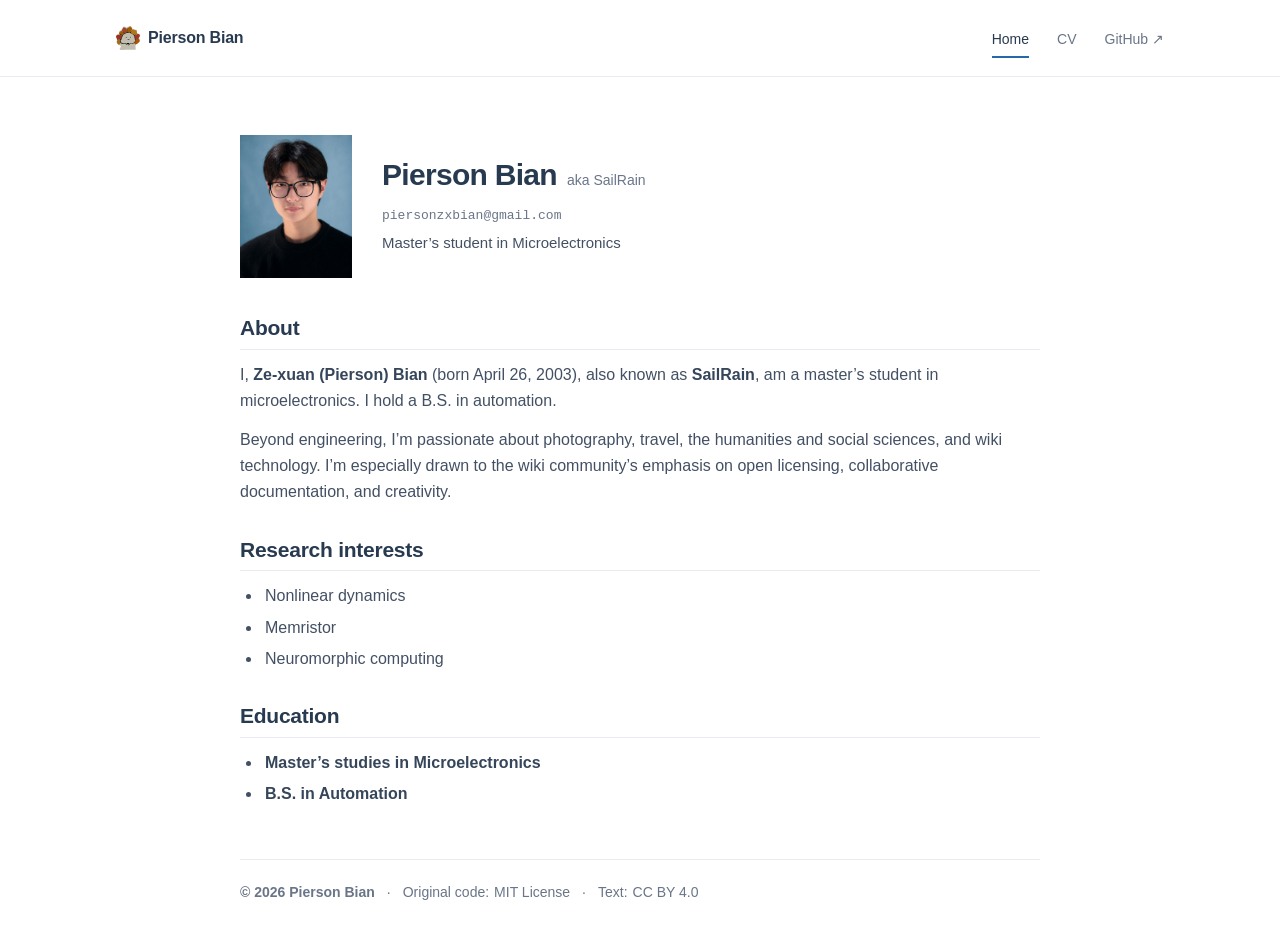
<file: index.html>
<!doctype html>
<!-- Original published HTML structure: MIT; original published text: CC BY 4.0.
     The personal logo and other excluded material have separate rights. See /license/. -->
<html lang="en">
  <head>
    <meta charset="utf-8">
    <meta name="viewport" content="width=device-width, initial-scale=1">
    <title>Pierson Bian</title>
    <meta name="description" content="Personal homepage of “Pierson” Bian Ze-xuan, also known as SailRain — a master’s student in microelectronics.">
    <meta name="color-scheme" content="light">
    <meta property="og:type" content="website">
    <meta property="og:title" content="Pierson Bian">
    <meta property="og:description" content="Personal homepage of “Pierson” Bian Ze-xuan, also known as SailRain — a master’s student in microelectronics.">
    <link rel="canonical" href="https://sailrain.github.io/">
    <meta property="og:url" content="https://sailrain.github.io/">
    <link rel="icon" type="image/svg+xml" href="/assets/images/personal-logo.svg">
    <link rel="stylesheet" href="/assets/css/style.css">
  </head>
  <body>
    <a class="skip-link" href="#main-content">Skip to content</a>
    <header class="site-header">
      <div class="header-inner">
        <a class="site-name" href="/">
          <img class="site-logo" src="/assets/images/personal-logo.svg" alt="" width="24" height="24">
          <span>Pierson Bian</span>
        </a>
        <nav class="site-nav" aria-label="Main navigation">
          <a href="/" aria-current="page">Home</a>
          <a href="/assets/files/zexuan-bian-cv.pdf" type="application/pdf" aria-label="CV (PDF)">CV</a>
          <a href="https://github.com/SailRain">GitHub <span aria-hidden="true">↗</span></a>
        </nav>
      </div>
    </header>

    <main id="main-content" class="site-main" tabindex="-1">
      <section class="profile" aria-labelledby="profile-name">
  <img class="profile-portrait" src="/assets/images/pierson-bian-portrait.jpg" alt="Portrait of Pierson Bian" width="1067" height="1367">
  <div class="profile-details">
    <div class="profile-heading">
      <h1 id="profile-name">Pierson Bian</h1>
      <span class="profile-alias">aka SailRain</span>
    </div>
    <p class="profile-email">piersonzxbian@gmail.com</p>
    <p class="profile-role">Master’s student in Microelectronics</p>
    
    
    
  </div>
</section>
<article class="prose home-content">
  <h2 id="about">About</h2>

<p>I, <strong>Ze-xuan (Pierson) Bian</strong> (born April 26, 2003), also known as <strong>SailRain</strong>, am a master’s student in microelectronics. I hold a B.S. in automation.</p>

<p>Beyond engineering, I’m passionate about photography, travel, the humanities and social sciences, and wiki technology. I’m especially drawn to the wiki community’s emphasis on open licensing, collaborative documentation, and creativity.</p>

<h2 id="research-interests">Research interests</h2>

<ul>
  <li>Nonlinear dynamics</li>
  <li>Memristor</li>
  <li>Neuromorphic computing</li>
</ul>

<h2 id="education">Education</h2>

<ul>
  <li><strong>Master’s studies in Microelectronics</strong></li>
  <li><strong>B.S. in Automation</strong></li>
</ul>

<!-- Add institutions and dates when you are ready to share them. -->

</article>

    </main>

    <footer class="site-footer">
      <p class="footer-meta">
        <strong class="footer-copyright">&copy; 2026 Pierson Bian</strong>
        <span class="footer-license"><span class="footer-separator" aria-hidden="true">&middot;</span> Original code: <a href="/license/#code">MIT License</a></span>
        <span class="footer-license"><span class="footer-separator" aria-hidden="true">&middot;</span> Text: <a href="/license/#text">CC BY 4.0</a></span>
      </p>
    </footer>
  </body>
</html>
</file>
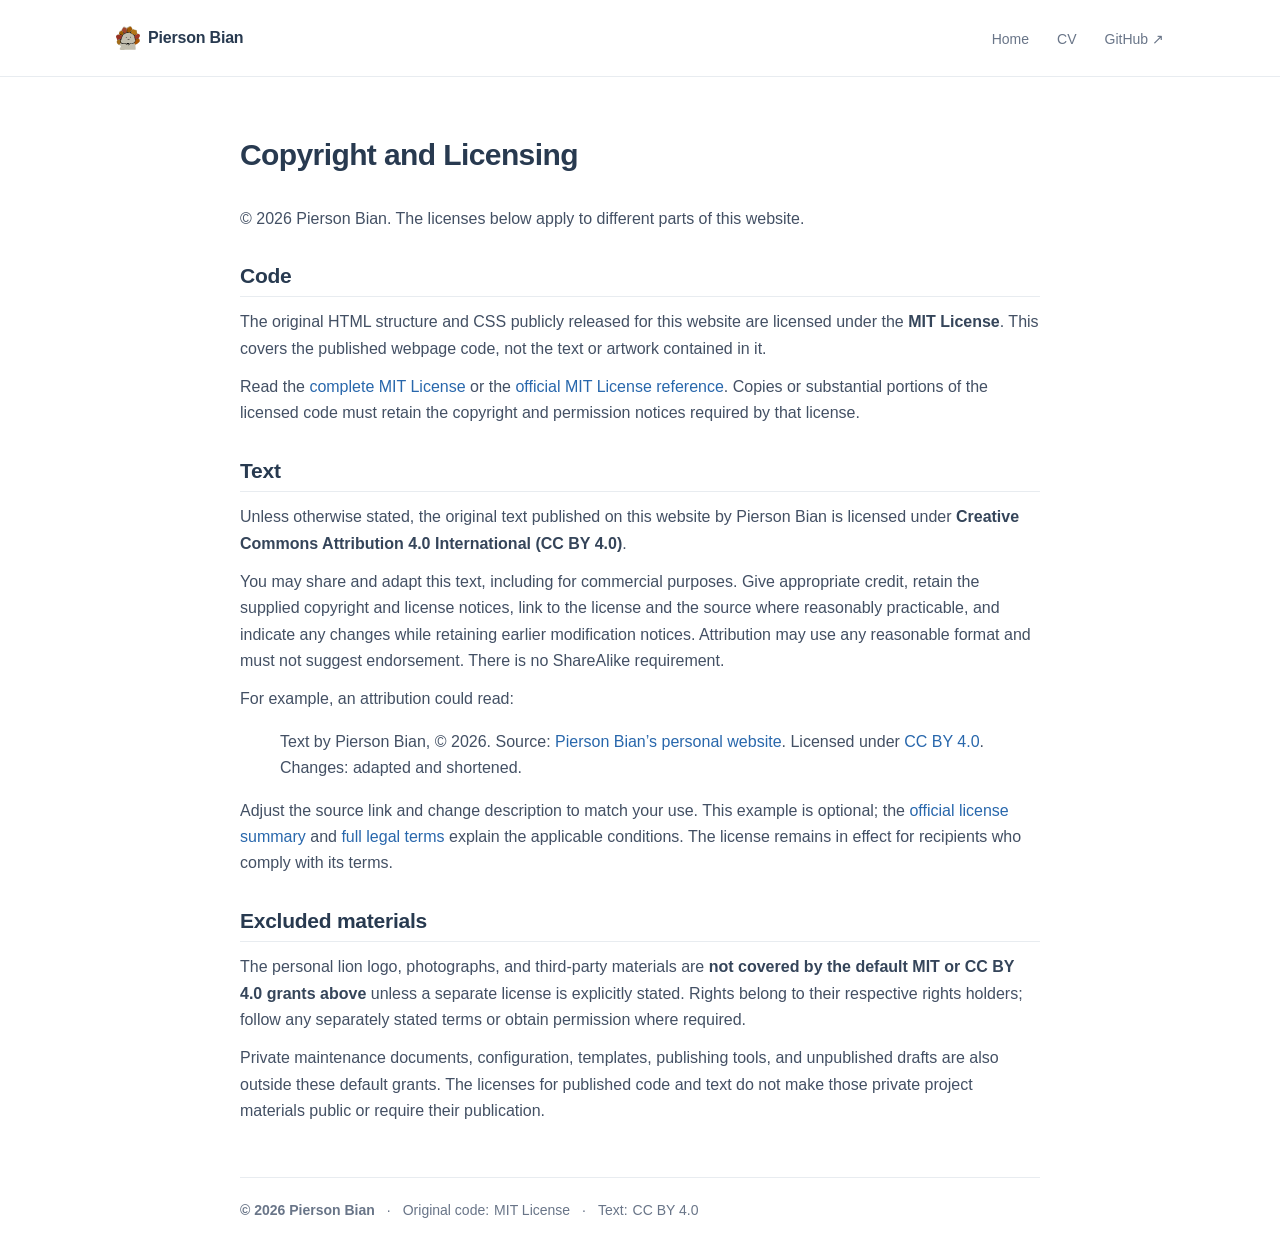
<file: license/index.html>
<!doctype html>
<!-- Original published HTML structure: MIT; original published text: CC BY 4.0.
     The personal logo and other excluded material have separate rights. See /license/. -->
<html lang="en">
  <head>
    <meta charset="utf-8">
    <meta name="viewport" content="width=device-width, initial-scale=1">
    <title>Copyright and Licensing · Pierson Bian</title>
    <meta name="description" content="Personal homepage of “Pierson” Bian Ze-xuan, also known as SailRain — a master’s student in microelectronics.">
    <meta name="color-scheme" content="light">
    <meta property="og:type" content="website">
    <meta property="og:title" content="Copyright and Licensing · Pierson Bian">
    <meta property="og:description" content="Personal homepage of “Pierson” Bian Ze-xuan, also known as SailRain — a master’s student in microelectronics.">
    <link rel="canonical" href="https://sailrain.github.io/license/">
    <meta property="og:url" content="https://sailrain.github.io/license/">
    <link rel="icon" type="image/svg+xml" href="/assets/images/personal-logo.svg">
    <link rel="stylesheet" href="/assets/css/style.css">
  </head>
  <body>
    <a class="skip-link" href="#main-content">Skip to content</a>
    <header class="site-header">
      <div class="header-inner">
        <a class="site-name" href="/">
          <img class="site-logo" src="/assets/images/personal-logo.svg" alt="" width="24" height="24">
          <span>Pierson Bian</span>
        </a>
        <nav class="site-nav" aria-label="Main navigation">
          <a href="/">Home</a>
          <a href="/assets/files/zexuan-bian-cv.pdf" type="application/pdf" aria-label="CV (PDF)">CV</a>
          <a href="https://github.com/SailRain">GitHub <span aria-hidden="true">↗</span></a>
        </nav>
      </div>
    </header>

    <main id="main-content" class="site-main" tabindex="-1">
      <article class="prose document-page">
  <header class="page-heading">
    <h1>Copyright and Licensing</h1>
    
  </header>
  <p>© 2026 Pierson Bian. The licenses below apply to different parts of this website.</p>

<h2 id="code">Code</h2>

<p>The original HTML structure and CSS publicly released for this website are licensed under the <strong>MIT License</strong>. This covers the published webpage code, not the text or artwork contained in it.</p>

<p>Read the <a href="/licenses/MIT.txt">complete MIT License</a> or the <a href="https://opensource.org/license/mit">official MIT License reference</a>. Copies or substantial portions of the licensed code must retain the copyright and permission notices required by that license.</p>

<h2 id="text">Text</h2>

<p>Unless otherwise stated, the original text published on this website by Pierson Bian is licensed under <strong>Creative Commons Attribution 4.0 International (CC BY 4.0)</strong>.</p>

<p>You may share and adapt this text, including for commercial purposes. Give appropriate credit, retain the supplied copyright and license notices, link to the license and the source where reasonably practicable, and indicate any changes while retaining earlier modification notices. Attribution may use any reasonable format and must not suggest endorsement. There is no ShareAlike requirement.</p>

<p>For example, an attribution could read:</p>

<blockquote>
  <p>Text by Pierson Bian, © 2026. Source: <a href="https://sailrain.github.io/">Pierson Bian’s personal website</a>. Licensed under <a href="https://creativecommons.org/licenses/by/4.0/">CC BY 4.0</a>. Changes: adapted and shortened.</p>
</blockquote>

<p>Adjust the source link and change description to match your use. This example is optional; the <a href="https://creativecommons.org/licenses/by/4.0/">official license summary</a> and <a href="https://creativecommons.org/licenses/by/4.0/legalcode.en">full legal terms</a> explain the applicable conditions. The license remains in effect for recipients who comply with its terms.</p>

<h2 id="excluded-materials">Excluded materials</h2>

<p>The personal lion logo, photographs, and third-party materials are <strong>not covered by the default MIT or CC BY 4.0 grants above</strong> unless a separate license is explicitly stated. Rights belong to their respective rights holders; follow any separately stated terms or obtain permission where required.</p>

<p>Private maintenance documents, configuration, templates, publishing tools, and unpublished drafts are also outside these default grants. The licenses for published code and text do not make those private project materials public or require their publication.</p>

</article>

    </main>

    <footer class="site-footer">
      <p class="footer-meta">
        <strong class="footer-copyright">&copy; 2026 Pierson Bian</strong>
        <span class="footer-license"><span class="footer-separator" aria-hidden="true">&middot;</span> Original code: <a href="/license/#code">MIT License</a></span>
        <span class="footer-license"><span class="footer-separator" aria-hidden="true">&middot;</span> Text: <a href="/license/#text">CC BY 4.0</a></span>
      </p>
    </footer>
  </body>
</html>
</file>
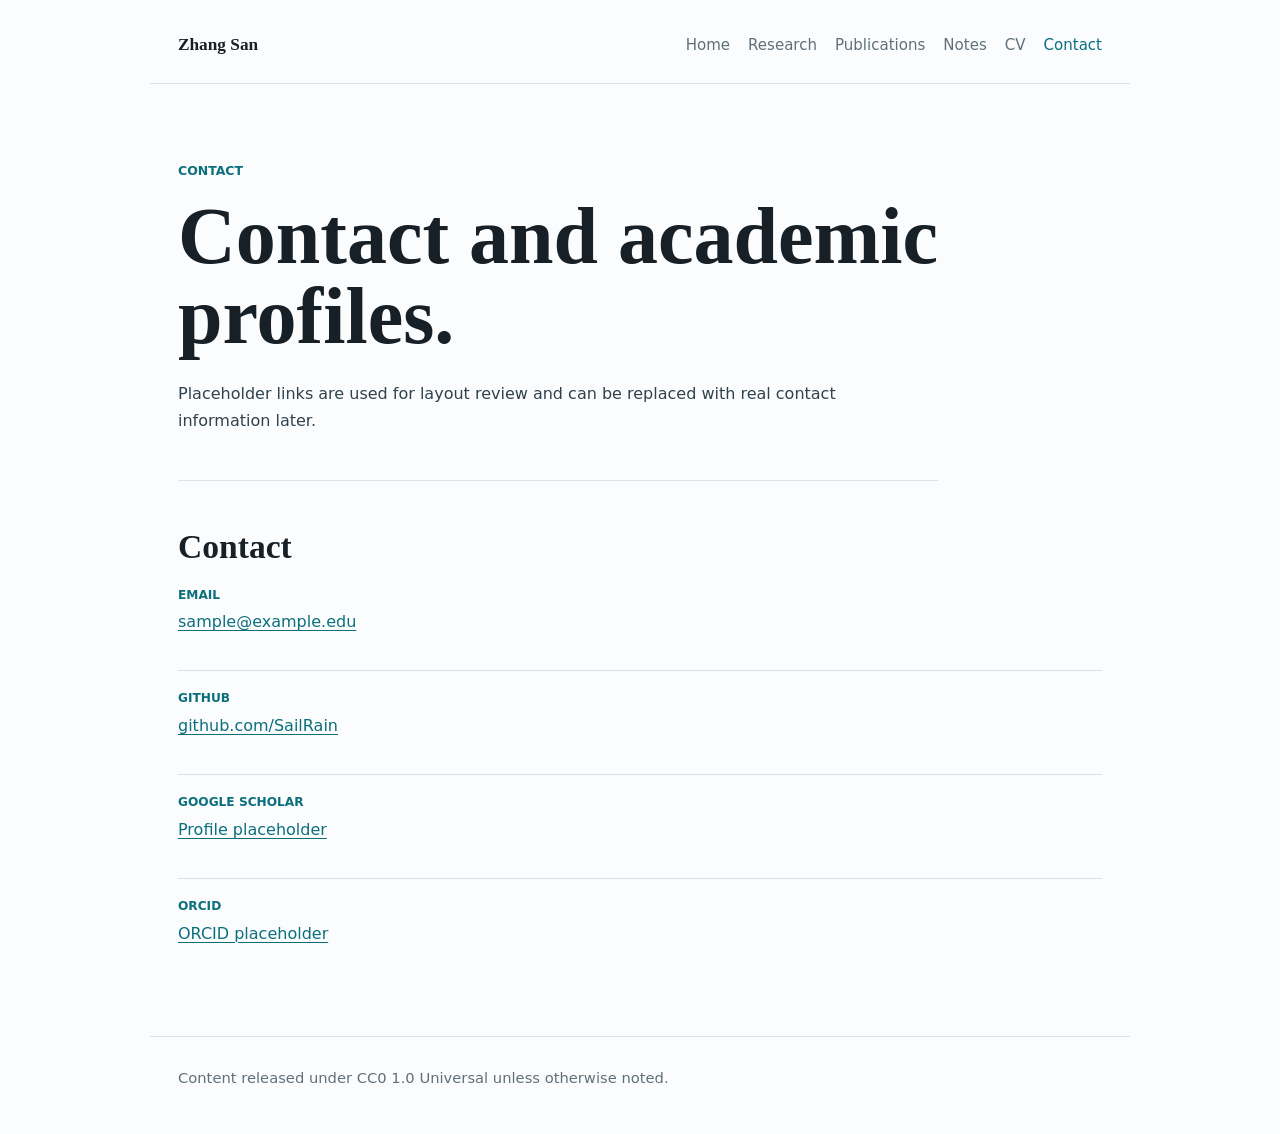
<file: contact.html>
<!doctype html>
<html lang="en">
  <head>
    <meta charset="utf-8">
    <meta name="viewport" content="width=device-width, initial-scale=1">
    <title>Contact | Zhang San</title>
    <meta name="description" content="Contact placeholder page.">
    <link rel="stylesheet" href="styles.css?v=20260618-cvfirst-cc0">
  </head>
  <body>
    <header class="site-header">
      <a class="wordmark" href="index.html">Zhang San</a>
      <nav class="site-nav" aria-label="Primary navigation">
        <a href="index.html">Home</a>
        <a href="research.html">Research</a>
        <a href="publications.html">Publications</a>
        <a href="notes.html">Notes</a>
        <a href="cv.html">CV</a>
        <a href="contact.html" aria-current="page">Contact</a>
      </nav>
    </header>

    <main>
      <section class="page-heading">
        <p class="eyebrow">Contact</p>
        <h1>Contact and academic profiles.</h1>
        <p>
          Placeholder links are used for layout review and can be replaced with
          real contact information later.
        </p>
      </section>

      <section class="content-section">
        <h2>Contact</h2>
        <dl class="contact-list">
          <div>
            <dt>Email</dt>
            <dd><a href="mailto:sample@example.edu">sample@example.edu</a></dd>
          </div>
          <div>
            <dt>GitHub</dt>
            <dd><a href="https://github.com/SailRain">github.com/SailRain</a></dd>
          </div>
          <div>
            <dt>Google Scholar</dt>
            <dd><a href="#">Profile placeholder</a></dd>
          </div>
          <div>
            <dt>ORCID</dt>
            <dd><a href="#">ORCID placeholder</a></dd>
          </div>
        </dl>
      </section>
    </main>

    <footer class="site-footer">
      <p>Content released under CC0 1.0 Universal unless otherwise noted.</p>
    </footer>
  </body>
</html>
</file>
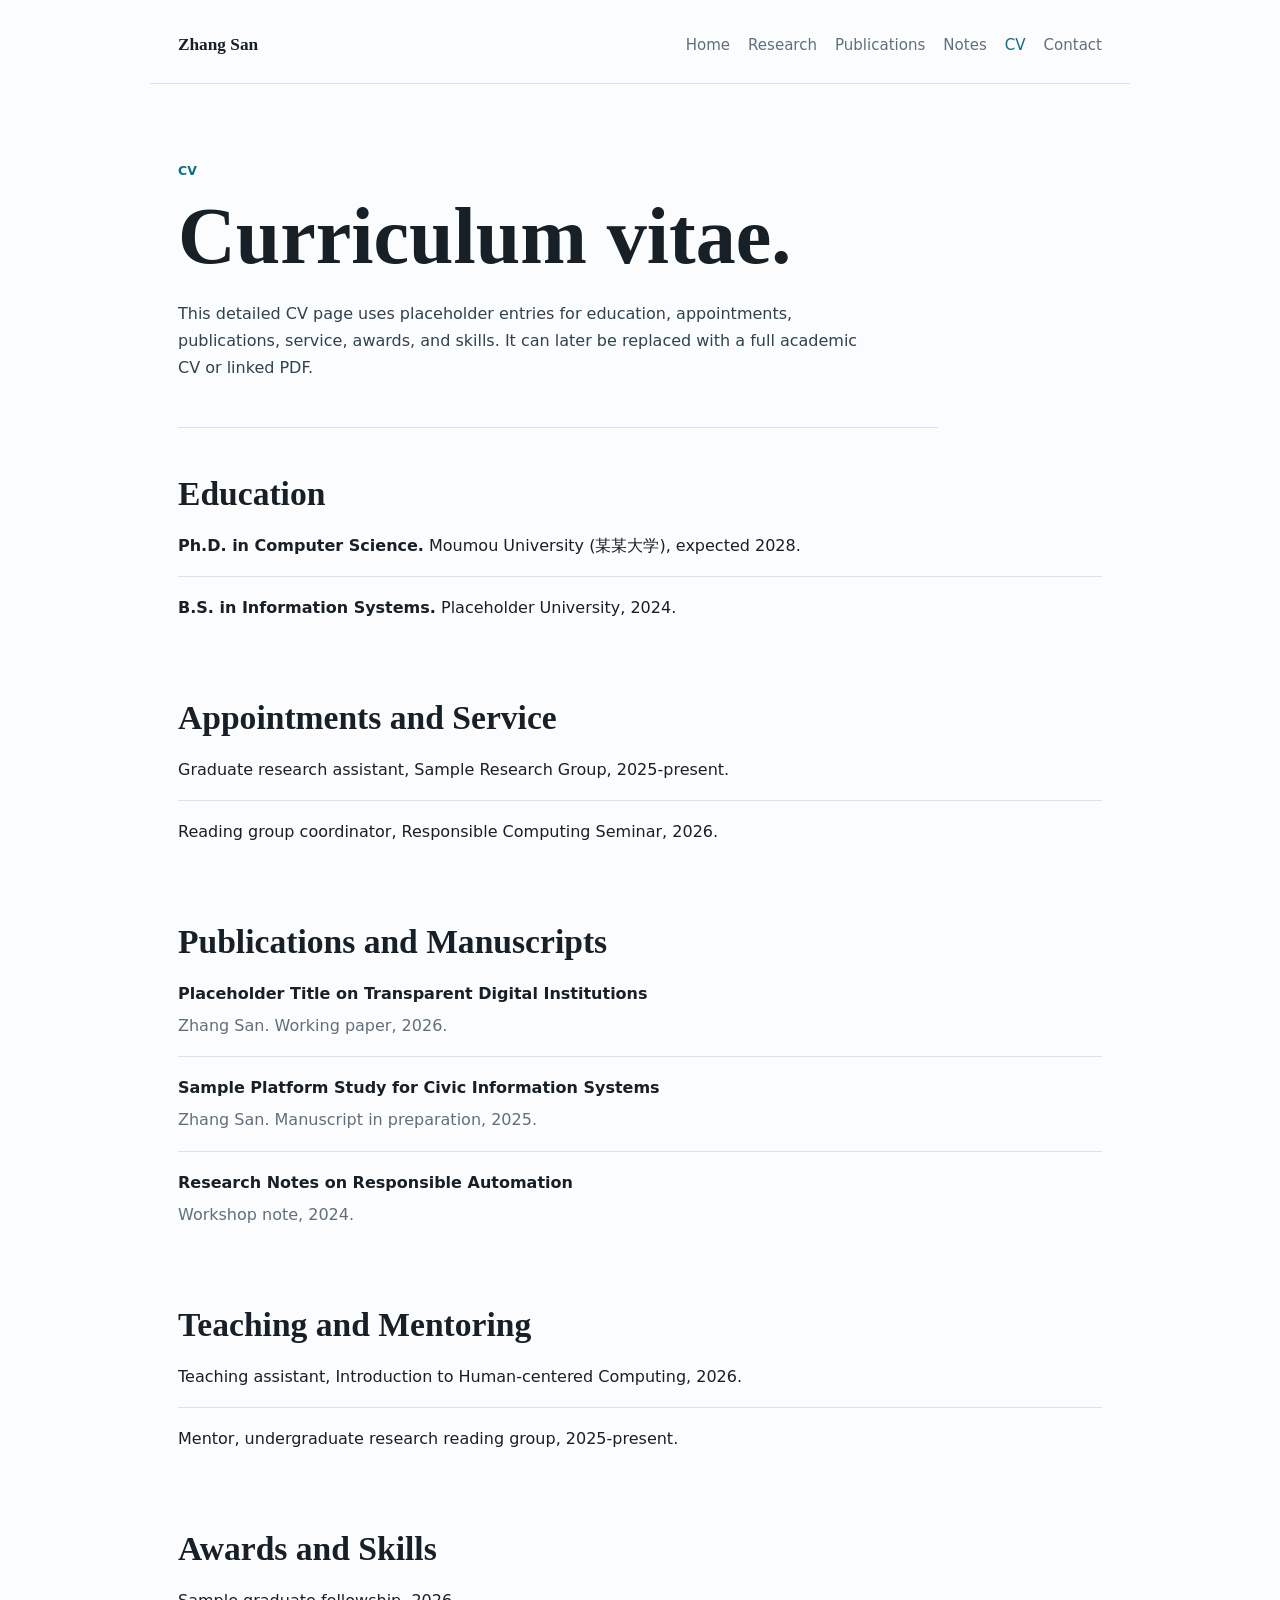
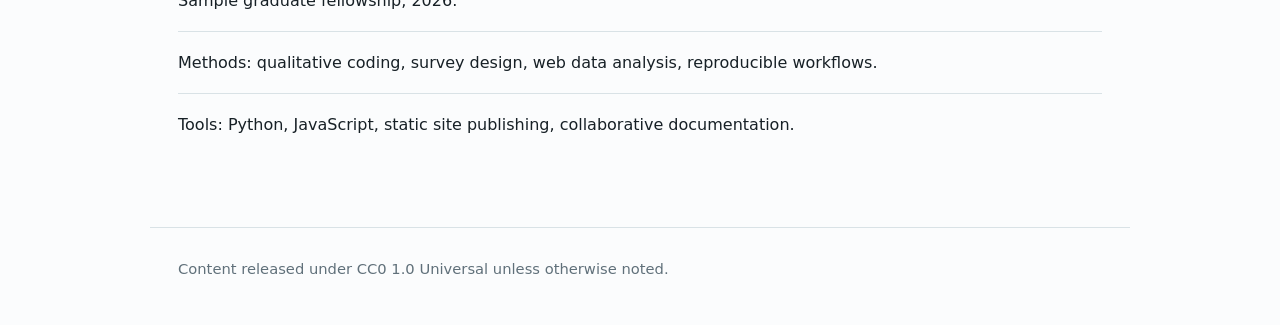
<file: cv.html>
<!doctype html>
<html lang="en">
  <head>
    <meta charset="utf-8">
    <meta name="viewport" content="width=device-width, initial-scale=1">
    <title>CV | Zhang San</title>
    <meta name="description" content="CV placeholder page.">
    <link rel="stylesheet" href="styles.css?v=20260618-cvfirst-cc0">
  </head>
  <body>
    <header class="site-header">
      <a class="wordmark" href="index.html">Zhang San</a>
      <nav class="site-nav" aria-label="Primary navigation">
        <a href="index.html">Home</a>
        <a href="research.html">Research</a>
        <a href="publications.html">Publications</a>
        <a href="notes.html">Notes</a>
        <a href="cv.html" aria-current="page">CV</a>
        <a href="contact.html">Contact</a>
      </nav>
    </header>

    <main>
      <section class="page-heading">
        <p class="eyebrow">CV</p>
        <h1>Curriculum vitae.</h1>
        <p>
          This detailed CV page uses placeholder entries for education,
          appointments, publications, service, awards, and skills. It can later
          be replaced with a full academic CV or linked PDF.
        </p>
      </section>

      <section class="content-section">
        <h2>Education</h2>
        <ol class="ruled-list">
          <li>
            <strong>Ph.D. in Computer Science.</strong>
            Moumou University (某某大学), expected 2028.
          </li>
          <li>
            <strong>B.S. in Information Systems.</strong>
            Placeholder University, 2024.
          </li>
        </ol>
      </section>

      <section class="content-section">
        <h2>Appointments and Service</h2>
        <ol class="ruled-list">
          <li>Graduate research assistant, Sample Research Group, 2025-present.</li>
          <li>Reading group coordinator, Responsible Computing Seminar, 2026.</li>
        </ol>
      </section>

      <section class="content-section">
        <h2>Publications and Manuscripts</h2>
        <ol class="publication-list ruled-list">
          <li>
            <span class="pub-title">Placeholder Title on Transparent Digital Institutions</span>
            <span class="pub-detail">Zhang San. Working paper, 2026.</span>
          </li>
          <li>
            <span class="pub-title">Sample Platform Study for Civic Information Systems</span>
            <span class="pub-detail">Zhang San. Manuscript in preparation, 2025.</span>
          </li>
          <li>
            <span class="pub-title">Research Notes on Responsible Automation</span>
            <span class="pub-detail">Workshop note, 2024.</span>
          </li>
        </ol>
      </section>

      <section class="content-section">
        <h2>Teaching and Mentoring</h2>
        <ol class="ruled-list">
          <li>Teaching assistant, Introduction to Human-centered Computing, 2026.</li>
          <li>Mentor, undergraduate research reading group, 2025-present.</li>
        </ol>
      </section>

      <section class="content-section">
        <h2>Awards and Skills</h2>
        <ol class="ruled-list">
          <li>Sample graduate fellowship, 2026.</li>
          <li>Methods: qualitative coding, survey design, web data analysis, reproducible workflows.</li>
          <li>Tools: Python, JavaScript, static site publishing, collaborative documentation.</li>
        </ol>
      </section>
    </main>

    <footer class="site-footer">
      <p>Content released under CC0 1.0 Universal unless otherwise noted.</p>
    </footer>
  </body>
</html>
</file>
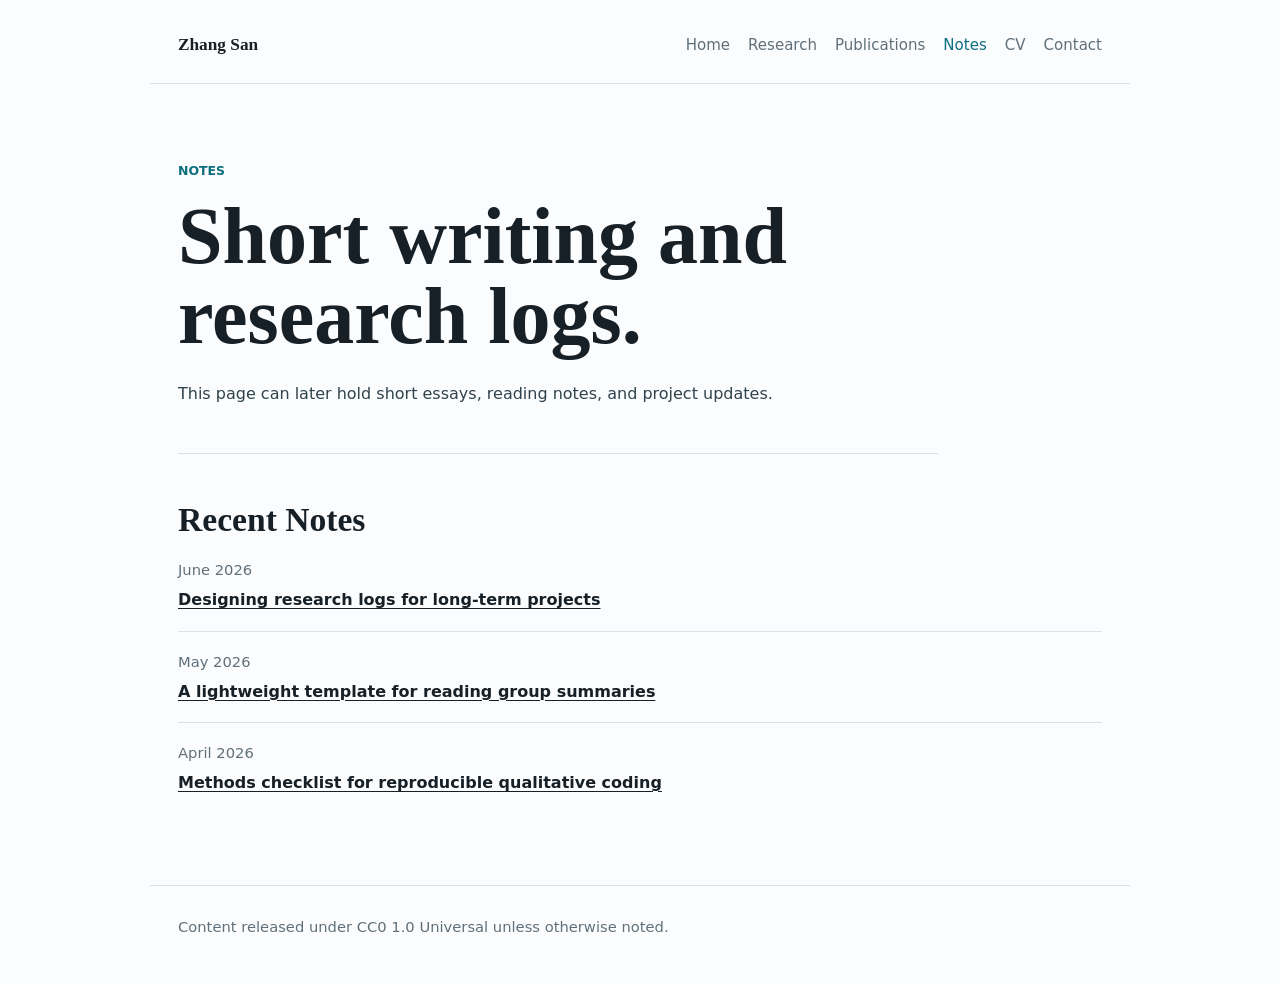
<file: notes.html>
<!doctype html>
<html lang="en">
  <head>
    <meta charset="utf-8">
    <meta name="viewport" content="width=device-width, initial-scale=1">
    <title>Notes | Zhang San</title>
    <meta name="description" content="Academic notes placeholder page.">
    <link rel="stylesheet" href="styles.css?v=20260618-cvfirst-cc0">
  </head>
  <body>
    <header class="site-header">
      <a class="wordmark" href="index.html">Zhang San</a>
      <nav class="site-nav" aria-label="Primary navigation">
        <a href="index.html">Home</a>
        <a href="research.html">Research</a>
        <a href="publications.html">Publications</a>
        <a href="notes.html" aria-current="page">Notes</a>
        <a href="cv.html">CV</a>
        <a href="contact.html">Contact</a>
      </nav>
    </header>

    <main>
      <section class="page-heading">
        <p class="eyebrow">Notes</p>
        <h1>Short writing and research logs.</h1>
        <p>
          This page can later hold short essays, reading notes, and project
          updates.
        </p>
      </section>

      <section class="content-section">
        <h2>Recent Notes</h2>
        <ol class="ruled-list note-list">
          <li>
            <time datetime="2026-06">June 2026</time>
            <a href="#">Designing research logs for long-term projects</a>
          </li>
          <li>
            <time datetime="2026-05">May 2026</time>
            <a href="#">A lightweight template for reading group summaries</a>
          </li>
          <li>
            <time datetime="2026-04">April 2026</time>
            <a href="#">Methods checklist for reproducible qualitative coding</a>
          </li>
        </ol>
      </section>
    </main>

    <footer class="site-footer">
      <p>Content released under CC0 1.0 Universal unless otherwise noted.</p>
    </footer>
  </body>
</html>
</file>
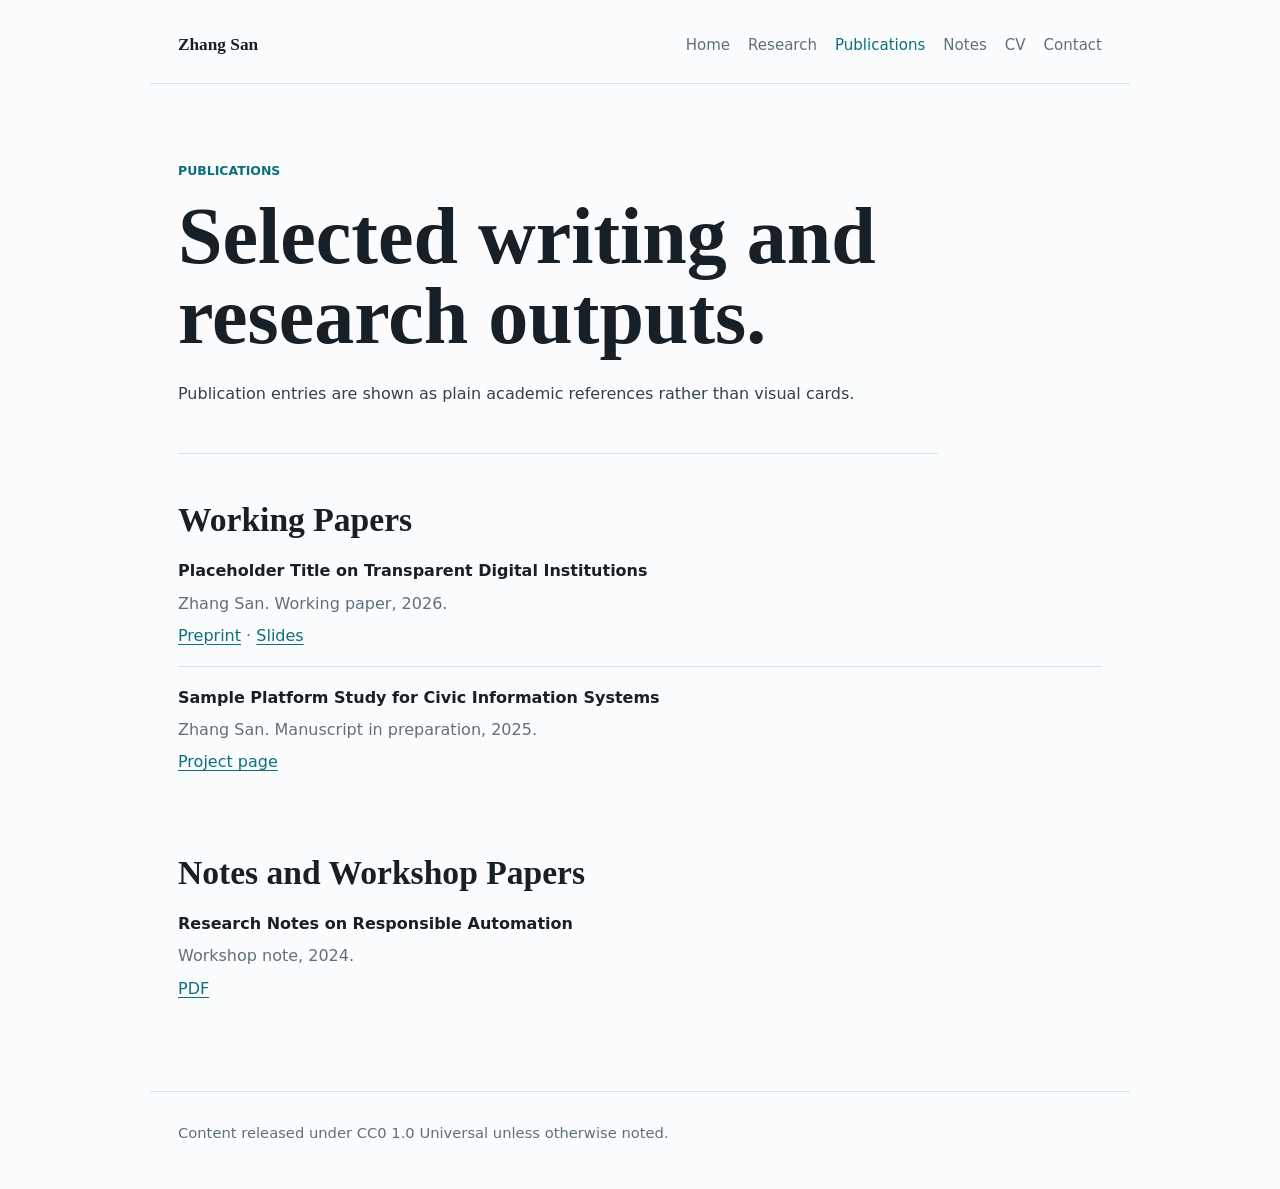
<file: publications.html>
<!doctype html>
<html lang="en">
  <head>
    <meta charset="utf-8">
    <meta name="viewport" content="width=device-width, initial-scale=1">
    <title>Publications | Zhang San</title>
    <meta name="description" content="Publications placeholder page.">
    <link rel="stylesheet" href="styles.css?v=20260618-cvfirst-cc0">
  </head>
  <body>
    <header class="site-header">
      <a class="wordmark" href="index.html">Zhang San</a>
      <nav class="site-nav" aria-label="Primary navigation">
        <a href="index.html">Home</a>
        <a href="research.html">Research</a>
        <a href="publications.html" aria-current="page">Publications</a>
        <a href="notes.html">Notes</a>
        <a href="cv.html">CV</a>
        <a href="contact.html">Contact</a>
      </nav>
    </header>

    <main>
      <section class="page-heading">
        <p class="eyebrow">Publications</p>
        <h1>Selected writing and research outputs.</h1>
        <p>
          Publication entries are shown as plain academic references rather than
          visual cards.
        </p>
      </section>

      <section class="content-section">
        <h2>Working Papers</h2>
        <ol class="publication-list ruled-list">
          <li>
            <span class="pub-title">Placeholder Title on Transparent Digital Institutions</span>
            <span class="pub-detail">Zhang San. Working paper, 2026.</span>
            <span class="pub-links"><a href="#">Preprint</a> · <a href="#">Slides</a></span>
          </li>
          <li>
            <span class="pub-title">Sample Platform Study for Civic Information Systems</span>
            <span class="pub-detail">Zhang San. Manuscript in preparation, 2025.</span>
            <span class="pub-links"><a href="#">Project page</a></span>
          </li>
        </ol>
      </section>

      <section class="content-section">
        <h2>Notes and Workshop Papers</h2>
        <ol class="publication-list ruled-list">
          <li>
            <span class="pub-title">Research Notes on Responsible Automation</span>
            <span class="pub-detail">Workshop note, 2024.</span>
            <span class="pub-links"><a href="#">PDF</a></span>
          </li>
        </ol>
      </section>
    </main>

    <footer class="site-footer">
      <p>Content released under CC0 1.0 Universal unless otherwise noted.</p>
    </footer>
  </body>
</html>
</file>
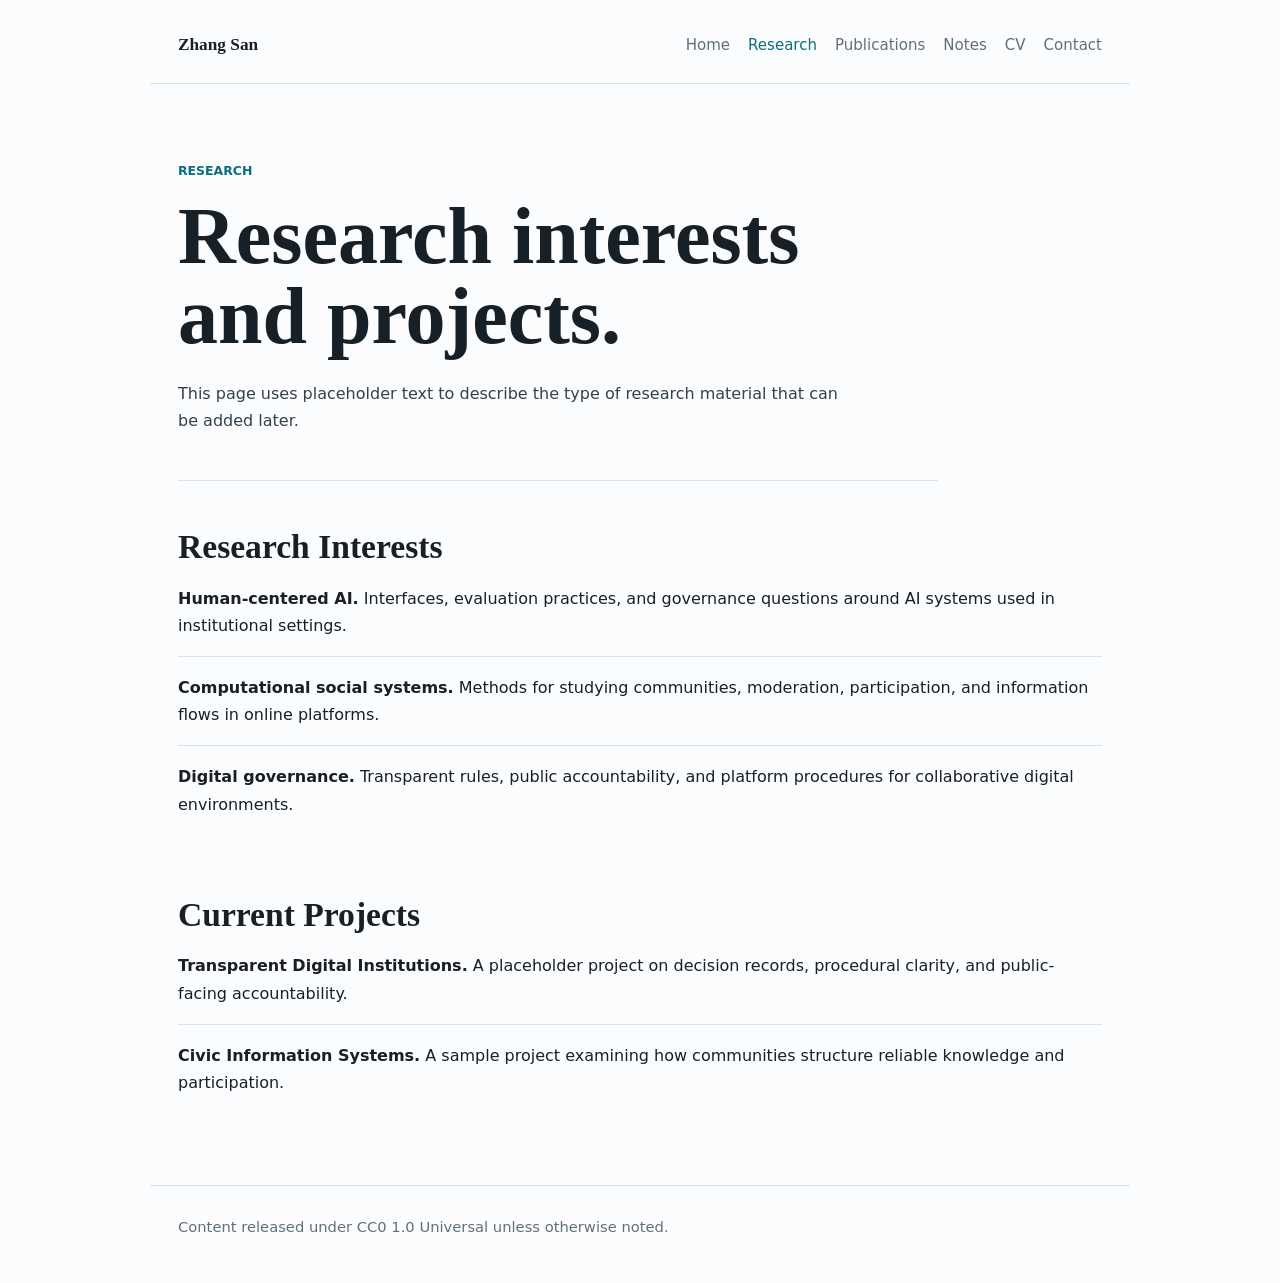
<file: research.html>
<!doctype html>
<html lang="en">
  <head>
    <meta charset="utf-8">
    <meta name="viewport" content="width=device-width, initial-scale=1">
    <title>Research | Zhang San</title>
    <meta name="description" content="Research interests placeholder page.">
    <link rel="stylesheet" href="styles.css?v=20260618-cvfirst-cc0">
  </head>
  <body>
    <header class="site-header">
      <a class="wordmark" href="index.html">Zhang San</a>
      <nav class="site-nav" aria-label="Primary navigation">
        <a href="index.html">Home</a>
        <a href="research.html" aria-current="page">Research</a>
        <a href="publications.html">Publications</a>
        <a href="notes.html">Notes</a>
        <a href="cv.html">CV</a>
        <a href="contact.html">Contact</a>
      </nav>
    </header>

    <main>
      <section class="page-heading">
        <p class="eyebrow">Research</p>
        <h1>Research interests and projects.</h1>
        <p>
          This page uses placeholder text to describe the type of research
          material that can be added later.
        </p>
      </section>

      <section class="content-section">
        <h2>Research Interests</h2>
        <ul class="ruled-list">
          <li>
            <strong>Human-centered AI.</strong>
            Interfaces, evaluation practices, and governance questions around
            AI systems used in institutional settings.
          </li>
          <li>
            <strong>Computational social systems.</strong>
            Methods for studying communities, moderation, participation, and
            information flows in online platforms.
          </li>
          <li>
            <strong>Digital governance.</strong>
            Transparent rules, public accountability, and platform procedures
            for collaborative digital environments.
          </li>
        </ul>
      </section>

      <section class="content-section">
        <h2>Current Projects</h2>
        <ol class="ruled-list">
          <li>
            <strong>Transparent Digital Institutions.</strong>
            A placeholder project on decision records, procedural clarity, and
            public-facing accountability.
          </li>
          <li>
            <strong>Civic Information Systems.</strong>
            A sample project examining how communities structure reliable
            knowledge and participation.
          </li>
        </ol>
      </section>
    </main>

    <footer class="site-footer">
      <p>Content released under CC0 1.0 Universal unless otherwise noted.</p>
    </footer>
  </body>
</html>
</file>
<file: assets/css/style.css>
/* Original stylesheet code: MIT. Copyright (c) 2026 Pierson Bian.
   Full license: /licenses/MIT.txt. Scope and excluded assets: /license/. */
:root {
  color-scheme: light;
  --text: #435064;
  --heading: #283a50;
  --muted: #697588;
  --link: #2867ac;
  --line: #e8ecf0;
  --content-width: 800px;
}

* { box-sizing: border-box; }
html { -webkit-text-size-adjust: 100%; scroll-behavior: smooth; }
body {
  margin: 0;
  background: #fff;
  color: var(--text);
  font-family: -apple-system, BlinkMacSystemFont, "Segoe UI", "Noto Sans", Arial, sans-serif;
  font-size: 16px;
  line-height: 1.75;
  overflow-wrap: break-word;
  -webkit-font-smoothing: antialiased;
}
a { color: var(--link); text-decoration: none; text-underline-offset: 4px; }
a:hover { text-decoration: underline; }
a:focus-visible { outline: 2px solid var(--link); outline-offset: 5px; border-radius: 2px; }
::selection { background: #e1edfb; color: #213c5d; }

.skip-link { position: absolute; top: -100px; left: 16px; z-index: 10; background: #fff; padding: 8px 12px; }
.skip-link:focus { top: 12px; }
.site-header { border-bottom: 1px solid var(--line); }
.header-inner {
  max-width: 1120px;
  min-height: 76px;
  margin: 0 auto;
  padding: 0 36px;
  display: flex;
  align-items: center;
  justify-content: space-between;
  gap: 24px;
}
.site-name { display: inline-flex; align-items: center; gap: 8px; color: var(--heading); font-size: 16px; font-weight: 650; letter-spacing: -.2px; white-space: nowrap; }
.site-name:hover { text-decoration: none; color: var(--link); }
.site-logo { display: block; width: 24px; height: 24px; object-fit: contain; flex-shrink: 0; }
.site-nav { display: flex; align-items: center; gap: 28px; }
.site-nav a { position: relative; padding: 26px 0 23px; color: var(--muted); font-size: 14px; }
.site-nav a:hover { color: var(--link); text-decoration: none; }
.site-nav a[aria-current="page"] { color: var(--heading); }
.site-nav a[aria-current="page"]::after {
  content: "";
  position: absolute;
  height: 2px;
  background: var(--link);
  left: 0;
  right: 0;
  bottom: 17px;
}
.site-main { width: min(var(--content-width), calc(100% - 48px)); margin: 0 auto; padding-top: 58px; }
.profile { display: flex; align-items: center; gap: 30px; margin-bottom: 36px; }
.profile-portrait { display: block; width: 112px; height: auto; flex-shrink: 0; }
.profile-details { min-width: 0; }
h1, h2, h3 { color: var(--heading); line-height: 1.35; }
.profile-heading { display: flex; flex-wrap: wrap; align-items: baseline; gap: 4px 10px; margin-bottom: 10px; }
.profile h1 { font-size: 30px; letter-spacing: -.7px; font-weight: 650; margin: 0; white-space: nowrap; }
.profile p { margin: 2px 0; font-size: 15px; }
.profile-role { color: var(--text); }
.profile-alias, .profile-location { color: var(--muted); }
.profile-alias { font-size: 14px; font-weight: 400; letter-spacing: normal; white-space: nowrap; }
.profile .profile-email { font-family: ui-monospace, "SFMono-Regular", Menlo, Consolas, "Liberation Mono", monospace; font-size: 13px; color: var(--muted); overflow-wrap: anywhere; }
.profile-links { display: flex; flex-wrap: wrap; gap: 4px 18px; list-style: none; margin: 9px 0 0; padding: 0; font-size: 14px; }
.profile-links li { margin: 0; }
.prose { line-height: 1.65; }
.prose h2 { font-size: 21px; font-weight: 650; letter-spacing: -.25px; margin: 30px 0 12px; padding-bottom: 6px; border-bottom: 1px solid var(--line); }
.home-content > h2:first-child { margin-top: 0; }
.prose h3 { font-size: 17px; margin: 26px 0 10px; }
.prose p { margin: 0 0 12px; }
.prose strong { font-weight: 650; color: #35455a; }
.prose ul, .prose ol { padding-left: 22px; margin: 0 0 12px; }
.prose li { padding-left: 3px; margin: 5px 0; }
.prose li > p { margin: 0; }
.prose .placeholder { color: var(--muted); }
.page-heading { margin-bottom: 30px; }
.page-heading h1 { margin: 0; font-size: 30px; font-weight: 650; letter-spacing: -.6px; }
.page-subtitle { color: var(--muted); margin: 10px 0 0 !important; }
.empty-state { margin-top: 36px; padding: 44px 28px; border: 1px solid var(--line); border-radius: 6px; text-align: center; }
.empty-state-icon { color: #8190a1; display: block; margin: 0 auto 16px; }
.empty-state h2 { font-size: 18px; border: 0; padding: 0; margin: 0 0 8px; }
.empty-state p { color: var(--muted); margin: 0; font-size: 15px; }
.site-footer { width: min(var(--content-width), calc(100% - 48px)); margin: 52px auto 0; padding: 20px 0 28px; border-top: 1px solid var(--line); color: var(--muted); font-size: 14px; }
.site-footer p { margin: 0; }
.footer-meta { display: flex; flex-wrap: wrap; align-items: baseline; gap: 6px 12px; }
.footer-copyright { font-weight: 650; white-space: nowrap; }
.footer-license { display: inline-flex; align-items: baseline; gap: 5px; white-space: nowrap; }
.footer-separator { margin-right: 7px; }
.site-footer a { color: var(--muted); font-weight: 500; }
.site-footer a:hover { color: var(--link); }

@media (max-width: 600px) {
  .header-inner { min-height: 66px; padding: 0 24px; gap: 12px; }
  .site-name { gap: 6px; font-size: 15px; }
  .site-logo { width: 20px; height: 20px; }
  .site-nav { gap: 20px; }
  .site-nav a { font-size: 13px; padding: 22px 0 19px; }
  .site-nav a[aria-current="page"]::after { bottom: 13px; }
  .site-main { padding-top: 36px; }
  .profile { gap: 20px; align-items: flex-start; margin-bottom: 30px; }
  .profile-portrait { width: 84px; margin-top: 3px; }
  .profile-heading { margin-bottom: 8px; }
  .profile h1 { font-size: 24px; letter-spacing: -.5px; }
  .profile p { font-size: 14px; line-height: 1.6; }
  .prose h2 { font-size: 20px; margin-top: 26px; }
  .page-heading h1 { font-size: 27px; }
  .empty-state { padding: 36px 20px; }
  .site-footer { margin-top: 40px; }
  .footer-separator { display: none; }
}

@media (max-width: 380px) {
  .header-inner { padding: 0 20px; }
  .site-nav { gap: 14px; }
  .site-main, .site-footer { width: calc(100% - 40px); }
  .profile { gap: 16px; }
  .profile-portrait { width: 64px; }
  .profile h1 { font-size: 22px; }
}

@media (prefers-reduced-motion: reduce) {
  html { scroll-behavior: auto; }
}
</file>
<file: styles.css>
:root {
  color-scheme: light;
  --bg: #fbfcfd;
  --ink: #172026;
  --muted: #60707a;
  --line: #d9e2e6;
  --accent: #0c6f7d;
  --accent-soft: #e7f5f6;
  --max: 980px;
}

* {
  box-sizing: border-box;
}

html {
  scroll-behavior: smooth;
}

body {
  margin: 0;
  background: var(--bg);
  color: var(--ink);
  font-family:
    Inter, ui-sans-serif, system-ui, -apple-system, BlinkMacSystemFont, "Segoe UI",
    sans-serif;
  font-size: 16px;
  line-height: 1.7;
  overflow-x: hidden;
}

a {
  color: var(--accent);
  text-decoration-thickness: 1px;
  text-underline-offset: 0.18em;
}

a:hover {
  color: var(--ink);
}

.site-header {
  display: flex;
  align-items: baseline;
  justify-content: space-between;
  gap: 24px;
  max-width: var(--max);
  margin: 0 auto;
  padding: 30px 28px 24px;
  border-bottom: 1px solid var(--line);
}

.wordmark {
  color: var(--ink);
  font-family: Georgia, "Times New Roman", serif;
  font-size: 1.08rem;
  font-weight: 700;
  text-decoration: none;
  white-space: nowrap;
}

.site-nav {
  display: flex;
  flex-wrap: wrap;
  justify-content: flex-end;
  gap: 8px 18px;
  color: var(--muted);
  font-size: 0.94rem;
}

.site-nav a {
  color: inherit;
  text-decoration: none;
}

.site-nav a:hover,
.site-nav a[aria-current="page"] {
  color: var(--accent);
}

main {
  max-width: var(--max);
  margin: 0 auto;
  padding: 76px 28px 72px;
}

.profile-intro {
  display: grid;
  grid-template-columns: minmax(0, 1fr) 260px;
  gap: 72px;
  align-items: start;
  padding-bottom: 72px;
  border-bottom: 1px solid var(--line);
}

.profile-copy,
.profile-meta,
.cv-summary > *,
.content-section,
.page-heading {
  min-width: 0;
}

.eyebrow {
  margin: 0 0 14px;
  color: var(--accent);
  font-size: 0.78rem;
  font-weight: 700;
  letter-spacing: 0;
  text-transform: uppercase;
}

h1,
h2,
h3,
p,
li,
dd {
  overflow-wrap: anywhere;
}

h1 {
  max-width: 760px;
  margin: 0;
  color: var(--ink);
  font-family: Georgia, "Times New Roman", serif;
  font-size: clamp(2.55rem, 7vw, 5rem);
  line-height: 1;
  letter-spacing: 0;
}

h1 span {
  display: block;
  margin-top: 12px;
  color: var(--muted);
  font-family: Inter, ui-sans-serif, system-ui, sans-serif;
  font-size: clamp(1rem, 2vw, 1.25rem);
  font-weight: 500;
  line-height: 1.4;
}

h2 {
  margin: 0 0 18px;
  font-family: Georgia, "Times New Roman", serif;
  font-size: clamp(1.45rem, 3vw, 2.1rem);
  line-height: 1.18;
  letter-spacing: 0;
}

p {
  margin: 0;
  color: #2f424d;
}

p + p {
  margin-top: 18px;
}

.role {
  max-width: 680px;
  margin-top: 30px;
  color: #253640;
  font-size: clamp(1.1rem, 2vw, 1.32rem);
  line-height: 1.55;
}

.affiliation {
  margin-top: 14px;
  color: var(--muted);
}

.profile-copy > p:last-child {
  max-width: 720px;
  margin-top: 28px;
}

.profile-meta {
  padding-top: 12px;
}

.avatar-mark {
  display: inline-grid;
  place-items: center;
  width: 160px;
  height: 160px;
  margin-bottom: 28px;
  background: var(--accent-soft);
  border-radius: 999px;
}

.avatar-mark svg {
  width: 112px;
  height: 112px;
  fill: none;
  stroke: var(--accent);
  stroke-linecap: round;
  stroke-linejoin: round;
  stroke-width: 5;
}

dl,
ol,
ul {
  margin: 0;
  padding: 0;
}

.profile-meta dl,
.contact-list {
  display: grid;
  gap: 18px;
}

dt {
  color: var(--accent);
  font-size: 0.76rem;
  font-weight: 700;
  text-transform: uppercase;
}

dd {
  margin: 3px 0 0;
  color: #30424d;
}

.cv-summary {
  display: grid;
  grid-template-columns: 1fr 1fr;
  gap: 72px;
  padding-top: 54px;
}

.plain-list,
.ruled-list {
  list-style: none;
}

.plain-list li,
.ruled-list li,
.contact-list div {
  padding: 17px 0;
  border-top: 1px solid var(--line);
}

.plain-list li:first-child,
.ruled-list li:first-child,
.contact-list div:first-child {
  border-top: 0;
  padding-top: 0;
}

.plain-list time,
.note-list time {
  display: block;
  margin-bottom: 4px;
  color: var(--muted);
  font-size: 0.92rem;
}

.publication-list li {
  display: grid;
  gap: 5px;
}

.pub-title {
  color: var(--ink);
  font-weight: 700;
}

.pub-detail,
.pub-links {
  color: var(--muted);
}

.more-link {
  margin-top: 20px;
}

.page-heading {
  max-width: 760px;
  padding-bottom: 46px;
  border-bottom: 1px solid var(--line);
}

.page-heading p:last-child {
  max-width: 680px;
  margin-top: 24px;
}

.content-section {
  padding: 46px 0 0;
}

.content-section + .content-section {
  margin-top: 14px;
}

.ruled-list strong {
  color: var(--ink);
}

.note-list a {
  color: var(--ink);
  font-weight: 700;
}

.site-footer {
  max-width: var(--max);
  margin: 0 auto;
  padding: 28px 28px 44px;
  color: var(--muted);
  border-top: 1px solid var(--line);
  font-size: 0.92rem;
}

.site-footer p {
  margin: 0;
  color: var(--muted);
}

@media (max-width: 760px) {
  .site-header {
    align-items: flex-start;
    flex-direction: column;
    gap: 14px;
    padding: 24px 20px 22px;
  }

  .site-nav {
    justify-content: flex-start;
    gap: 8px 15px;
    font-size: 0.93rem;
  }

  main {
    padding: 48px 20px 58px;
  }

  .profile-intro,
  .cv-summary {
    grid-template-columns: 1fr;
    gap: 42px;
  }

  .profile-intro {
    padding-bottom: 54px;
  }

  .profile-meta {
    padding-top: 0;
  }

  .avatar-mark {
    width: 120px;
    height: 120px;
    margin-bottom: 22px;
  }

  .avatar-mark svg {
    width: 86px;
    height: 86px;
  }

  .cv-summary {
    padding-top: 44px;
  }

  .page-heading {
    padding-bottom: 38px;
  }

  .content-section {
    padding-top: 38px;
  }

  .site-footer {
    padding-left: 20px;
    padding-right: 20px;
  }
}

@media (max-width: 430px) {
  h1 {
    font-size: clamp(2.3rem, 12.5vw, 3.25rem);
  }

  .role {
    font-size: 1.08rem;
  }
}
</file>
